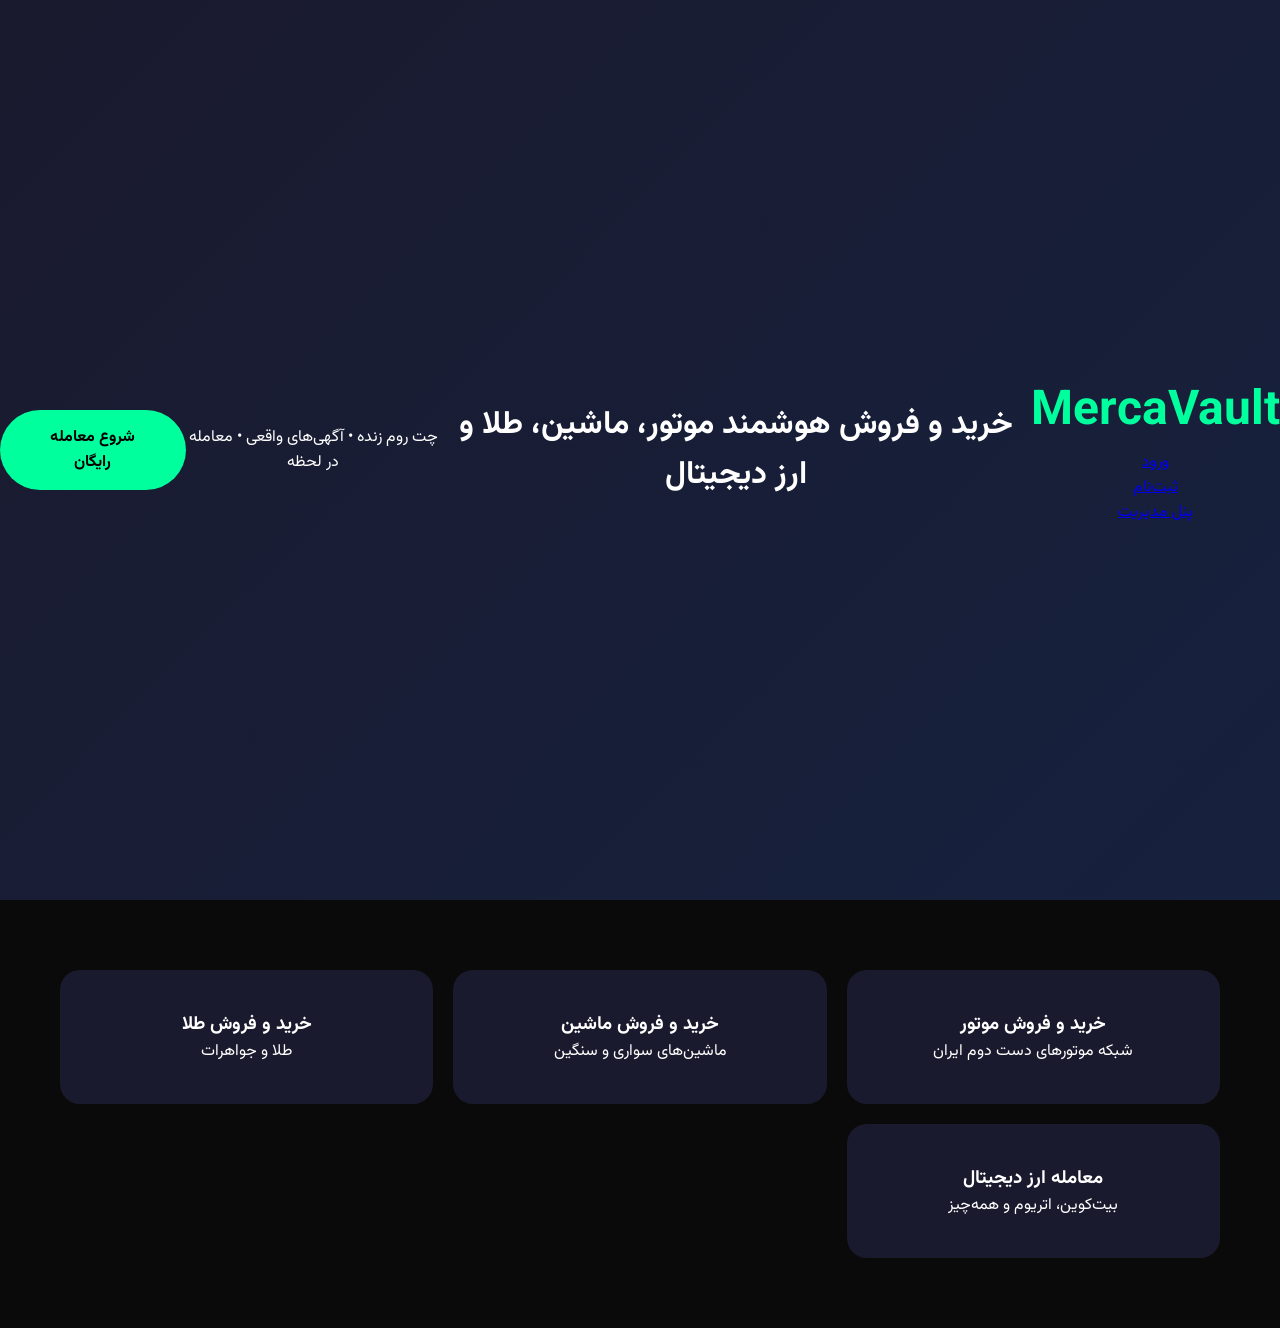
<file: index.html>
<!DOCTYPE html>
<html lang="fa" dir="rtl">
<head>
  <meta charset="UTF-8">
  <meta name="viewport" content="width=device-width, initial-scale=1.0">
  <title>MercaVault - معامله هوشمند</title>
  <link rel="stylesheet" href="style.css">
  <link href="https://fonts.googleapis.com/css2?family=Vazirmatn:wght@400;500;700&display=swap" rel="stylesheet">
</head>
<body>
  <header class="hero">
    <nav>
      <div class="logo">MercaVault</div>
      <ul>
        <li><a href="login.html">ورود</a></li>
        <li><a href="register.html">ثبت‌نام</a></li>
        <li><a href="admin.html">پنل مدیریت</a></li>
      </ul>
    </nav>
    <h1>خرید و فروش هوشمند موتور، ماشین، طلا و ارز دیجیتال</h1>
    <p>چت روم زنده • آگهی‌های واقعی • معامله در لحظه</p>
    <a href="register.html" class="btn">شروع معامله رایگان</a>
  </header>

  <section class="chat-groups">
    <div class="group" onclick="joinRoom('خرید و فروش موتور')">
      <h3>خرید و فروش موتور</h3>
      <p>شبکه موتورهای دست دوم ایران</p>
    </div>
    <div class="group" onclick="joinRoom('خرید و فروش ماشین')">
      <h3>خرید و فروش ماشین</h3>
      <p>ماشین‌های سواری و سنگین</p>
    </div>
    <div class="group" onclick="joinRoom('خرید و فروش طلا')">
      <h3>خرید و فروش طلا</h3>
      <p>طلا و جواهرات</p>
    </div>
    <div class="group" onclick="joinRoom('معامله ارز دیجیتال')">
      <h3>معامله ارز دیجیتال</h3>
      <p>بیت‌کوین، اتریوم و همه‌چیز</p>
    </div>
  </section>

  <script src="script.js"></script>
</body>
</html>
</file>
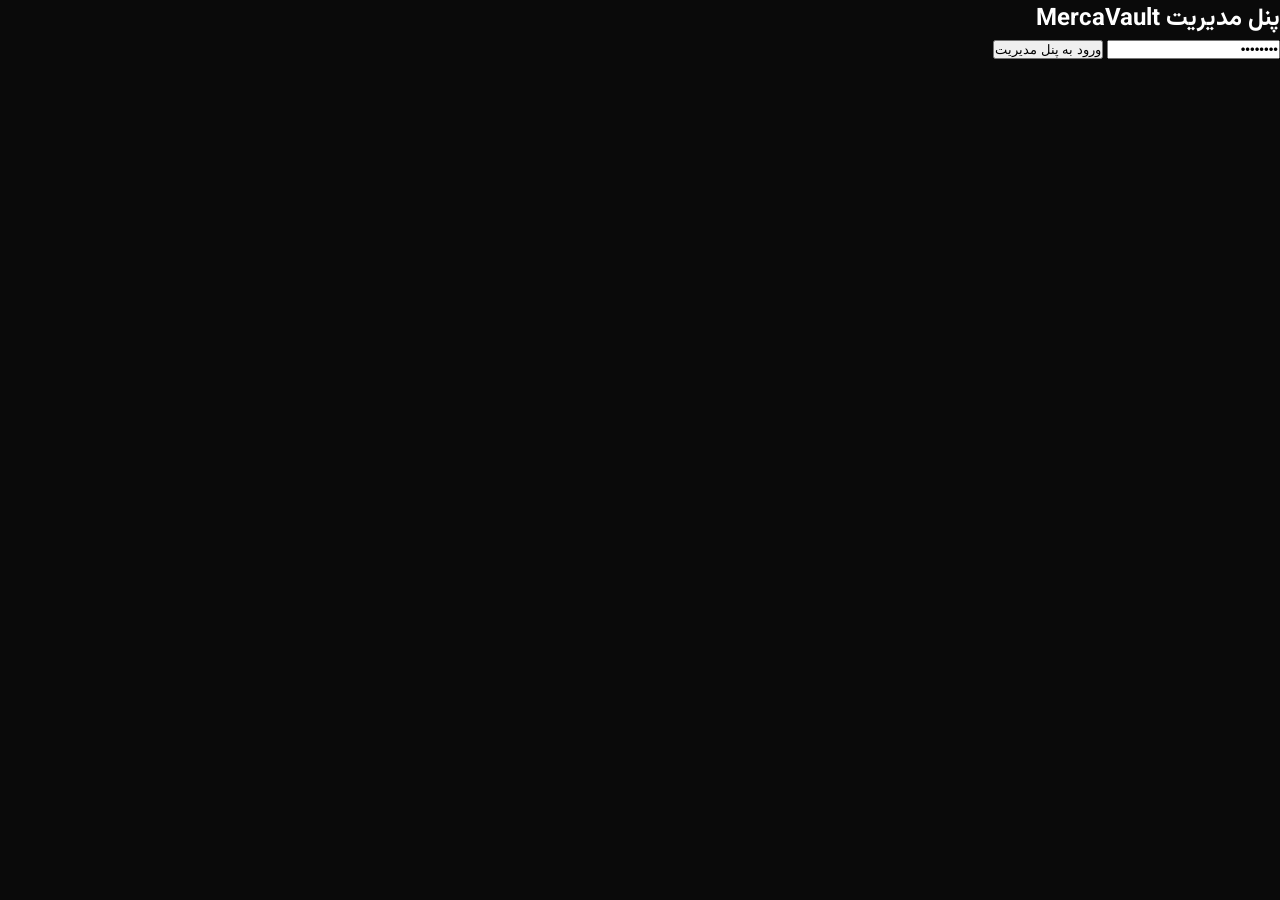
<file: admin.html>
<!DOCTYPE html>
<html lang="fa" dir="rtl">
<head>
  <meta charset="UTF-8">
  <meta name="viewport" content="width=device-width, initial-scale=1.0">
  <title>پنل مدیریت MercaVault</title>
  <link rel="stylesheet" href="style.css">
</head>
<body>
  <div class="admin-panel">
    <h2>پنل مدیریت MercaVault</h2>
    <input type="password" id="adminPass" placeholder="رمز ادمین (admin123)" value="admin123">
    <button onclick="loginAdmin()">ورود به پنل مدیریت</button>
    <div id="adminContent" style="display:none; margin-top:20px;">
      <h3>مدیریت کاربران و چت روم‌ها</h3>
      <p>در نسخه واقعی این بخش با Backend کامل می‌شه (لیست کاربران، حذف پیام، آمار و ...)</p>
    </div>
  </div>
  <script>
    function loginAdmin() {
      const pass = document.getElementById('adminPass').value;
      if (pass === 'admin123') {
        document.getElementById('adminContent').style.display = 'block';
        alert('به پنل مدیریت خوش آمدید! 🎉');
      } else {
        alert('رمز اشتباه است!');
      }
    }
  </script>
</body>
</html>
</file>
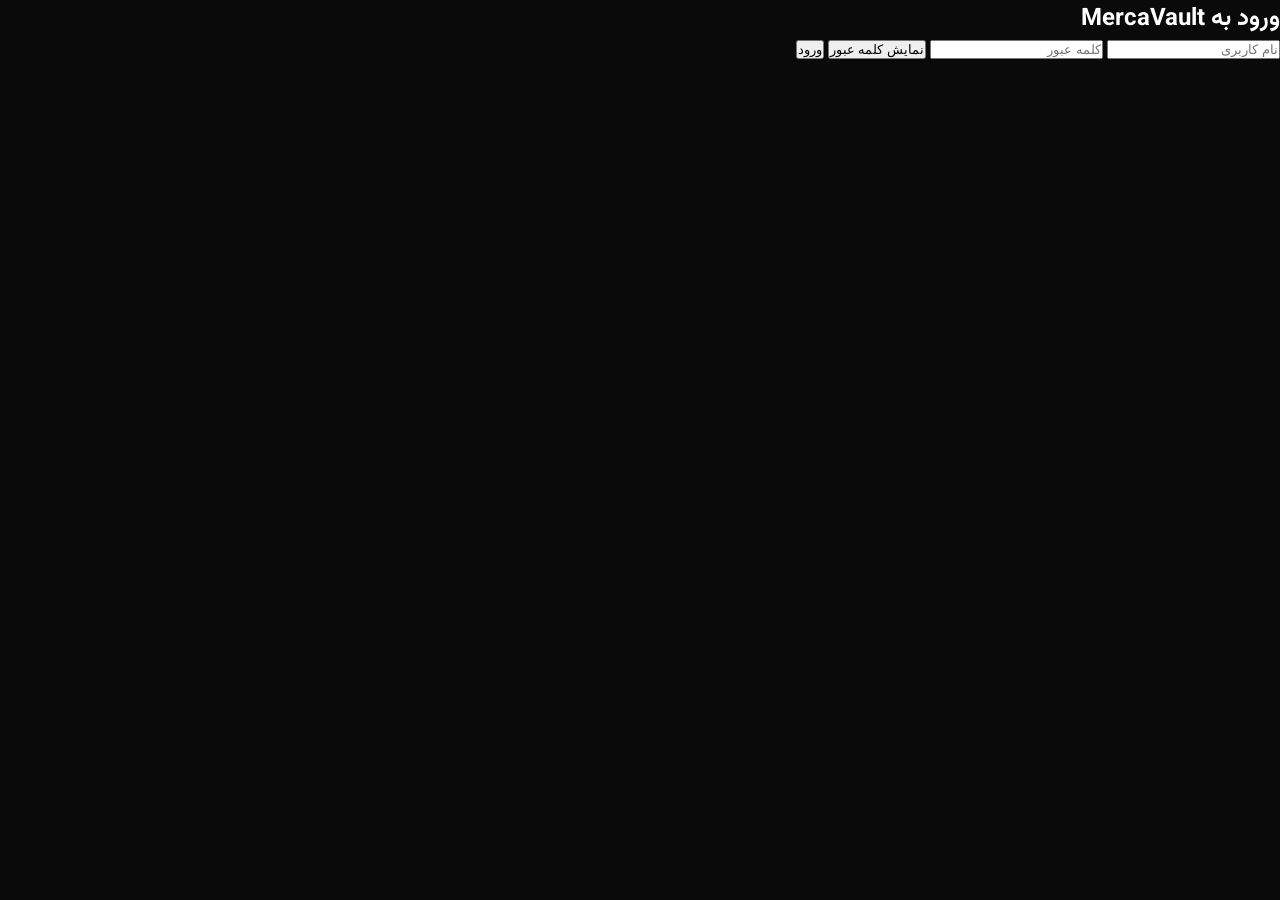
<file: login.html>
<!DOCTYPE html>
<html lang="fa" dir="rtl">
<head>
  <meta charset="UTF-8">
  <meta name="viewport" content="width=device-width, initial-scale=1.0">
  <title>ورود به MercaVault</title>
  <link rel="stylesheet" href="style.css">
  <link href="https://fonts.googleapis.com/css2?family=Vazirmatn:wght@400;500;700&display=swap" rel="stylesheet">
</head>
<body>
  <div class="login-container">
    <h2>ورود به MercaVault</h2>
    <form id="loginForm">
      <input type="text" id="username" placeholder="نام کاربری" required>
      <input type="password" id="password" placeholder="کلمه عبور" required>
      <button type="button" onclick="togglePass()">نمایش کلمه عبور</button>
      <button type="submit">ورود</button>
    </form>
  </div>
  <script>
    function togglePass() {
      const pass = document.getElementById('password');
      pass.type = pass.type === 'password' ? 'text' : 'password';
    }
    document.getElementById('loginForm').addEventListener('submit', e => {
      e.preventDefault();
      if (document.getElementById('password').value.length < 6) {
        alert('کلمه عبور حداقل ۶ کاراکتر باشه!');
        return;
      }
      alert('ورود با موفقیت! 🎉 (در نسخه واقعی با Backend چک می‌شه)');
    });
  </script>
</body>
</html>
</file>
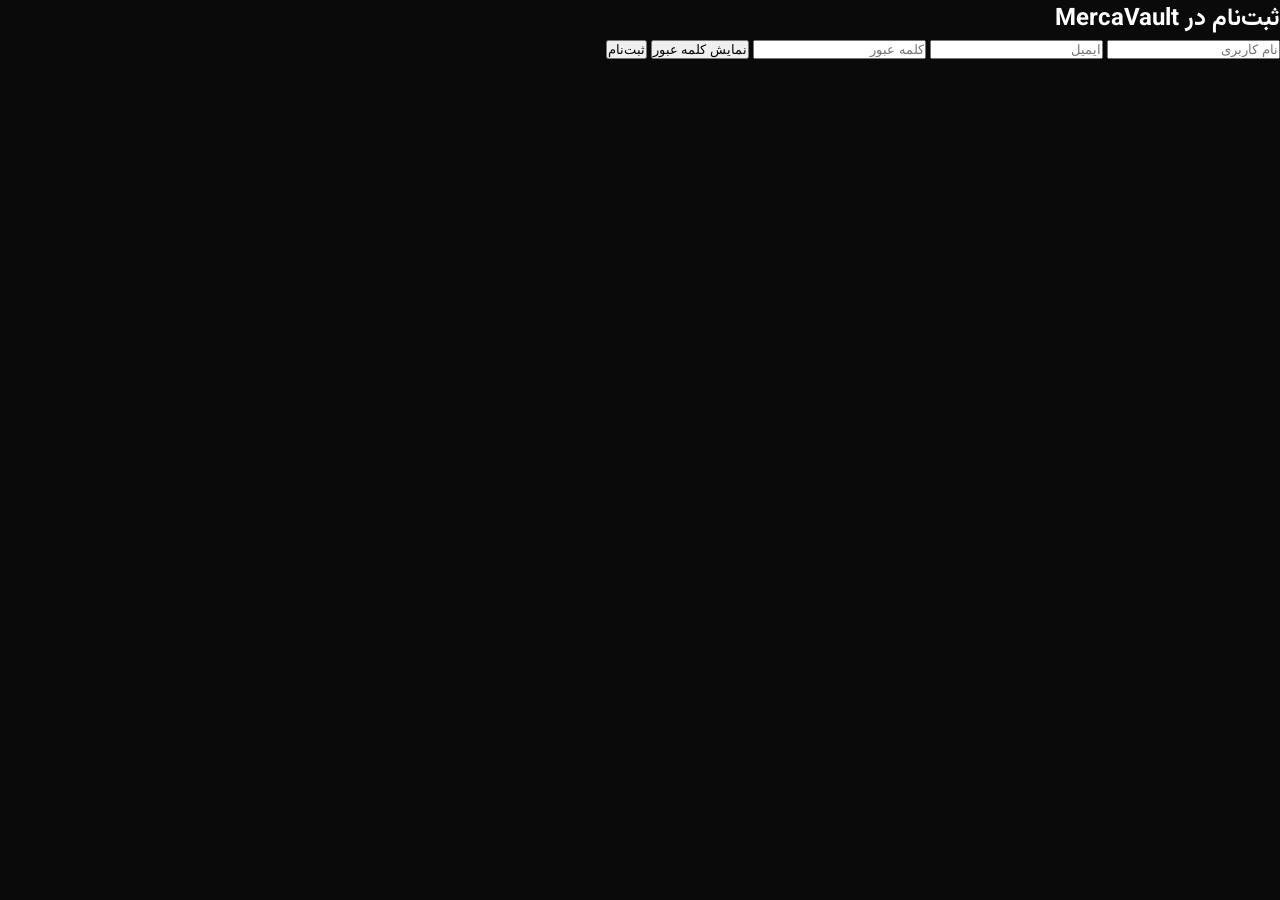
<file: register.html>
<!DOCTYPE html>
<html lang="fa" dir="rtl">
<head>
  <meta charset="UTF-8">
  <meta name="viewport" content="width=device-width, initial-scale=1.0">
  <title>ثبت‌نام MercaVault</title>
  <link rel="stylesheet" href="style.css">
  <link href="https://fonts.googleapis.com/css2?family=Vazirmatn:wght@400;500;700&display=swap" rel="stylesheet">
</head>
<body>
  <div class="login-container">
    <h2>ثبت‌نام در MercaVault</h2>
    <form id="registerForm">
      <input type="text" id="username" placeholder="نام کاربری" required>
      <input type="email" id="email" placeholder="ایمیل" required>
      <input type="password" id="password" placeholder="کلمه عبور" required>
      <button type="button" onclick="togglePass()">نمایش کلمه عبور</button>
      <button type="submit">ثبت‌نام</button>
    </form>
  </div>
  <script>
    function togglePass() {
      const pass = document.getElementById('password');
      pass.type = pass.type === 'password' ? 'text' : 'password';
    }
    document.getElementById('registerForm').addEventListener('submit', e => {
      e.preventDefault();
      if (document.getElementById('password').value.length < 6) {
        alert('کلمه عبور حداقل ۶ کاراکتر باشه!');
        return;
      }
      alert('ثبت‌نام با موفقیت انجام شد! 🎉');
    });
  </script>
</body>
</html>
</file>
<file: style.css>
@import url('https://fonts.googleapis.com/css2?family=Vazirmatn:wght@400;500;700&display=swap');
:root { --primary: #00ff9d; }
* { margin:0; padding:0; box-sizing:border-box; }
body {
  font-family: 'Vazirmatn', sans-serif;
  background: #0a0a0a;
  color: white;
  overflow-x: hidden;
}

.hero {
  height: 100vh;
  background: linear-gradient(135deg, #1a1a2e, #16213e);
  display: flex;
  align-items: center;
  justify-content: center;
  text-align: center;
  position: relative;
}
.hero::before {
  content: '';
  position: absolute;
  top: 0; left: 0; right: 0; bottom: 0;
  background: url('https://picsum.photos/id/1015/1920/1080') center/cover;
  opacity: 0.15;
  z-index: -1;
}

.logo { font-size: 3rem; font-weight: 700; color: var(--primary); }
.btn {
  background: var(--primary);
  color: black;
  padding: 15px 40px;
  border-radius: 50px;
  text-decoration: none;
  font-weight: 700;
  transition: 0.4s;
}
.btn:hover { transform: scale(1.1); }

.chat-groups {
  display: grid;
  grid-template-columns: repeat(auto-fit, minmax(280px, 1fr));
  gap: 20px;
  max-width: 1200px;
  margin: 50px auto;
  padding: 20px;
}
.group {
  background: #1a1a2e;
  padding: 40px 20px;
  border-radius: 20px;
  text-align: center;
  cursor: pointer;
  transition: all 0.3s;
}
.group:hover { transform: translateY(-15px); box-shadow: 0 0 30px rgba(0,255,157,0.4); }
</file>
